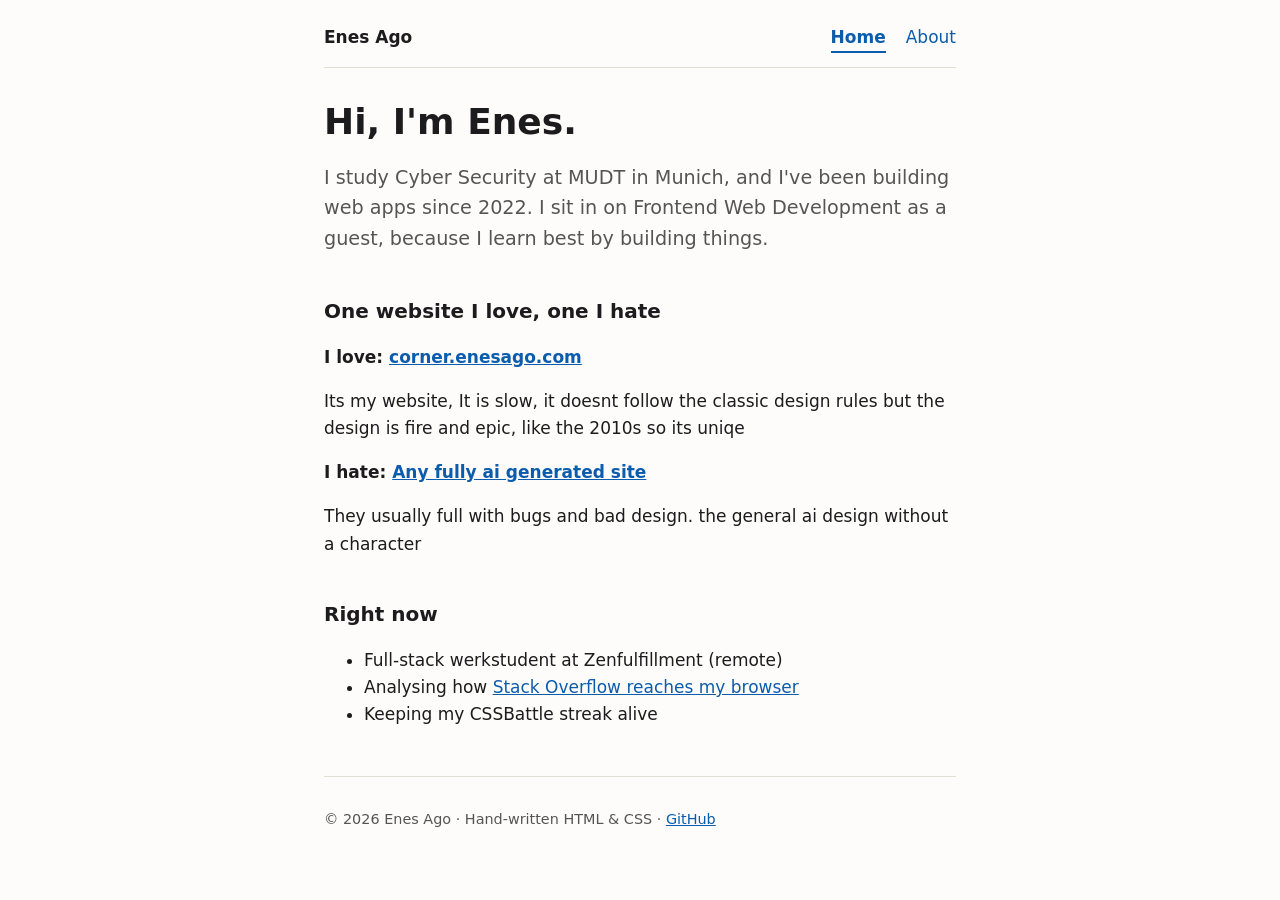
<file: epa1-profile-site/index.html>
<!DOCTYPE html>
<html lang="en">
<head>
    <meta charset="utf-8">
    <meta content="width=device-width, initial-scale=1" name="viewport">
    <title>Enes Ago · Home</title>
    <meta content="Enes Ago, Cyber Security student at MUDT in Munich and full-stack developer since 2022."
          name="description">
    <link href="style.css" rel="stylesheet">
</head>
<body>
<a class="skip-link" href="#main">Skip to content</a>

<header>
    <p class="site-name">Enes Ago</p>
    <nav aria-label="Main">
        <ul>
            <li><a aria-current="page" href="index.html">Home</a></li>
            <li><a href="about.html">About</a></li>
        </ul>
    </nav>
</header>

<main id="main">
    <h1>Hi, I'm Enes.</h1>
    <p class="lead">
        I study Cyber Security at MUDT in Munich, and I've been building web apps since 2022.
        I sit in on Frontend Web Development as a guest, because I learn best by building things.
    </p>

    <section aria-labelledby="love-hate">
        <h2 id="love-hate">One website I love, one I hate</h2>

        <article>
            <h3>I love: <a href="https://corner.enesago.com">corner.enesago.com</a></h3>
            <p>Its my website, It is slow, it doesnt follow the classic design rules but the design is fire and epic, like the 2010s so its uniqe</p>
        </article>

        <article>
            <h3>I hate: <a href="">Any fully ai generated site</a></h3>
            <p>They usually full with bugs and bad design. the general ai design without a character</p>
        </article>
    </section>

    <section aria-labelledby="now">
        <h2 id="now">Right now</h2>
        <ul>
            <li>Full-stack werkstudent at Zenfulfillment (remote)</li>
            <li>Analysing how <a
                    href="https://github.com/EnesAgo/cm501-enes/blob/main/epa1-delivery-report/REPORT.md">Stack
                Overflow reaches my browser</a></li>
            <li>Keeping my CSSBattle streak alive</li>
        </ul>
    </section>
</main>

<footer>
    <p>© 2026 Enes Ago · Hand-written HTML &amp; CSS ·
        <a href="https://github.com/EnesAgo">GitHub</a></p>
</footer>
</body>
</html>
</file>
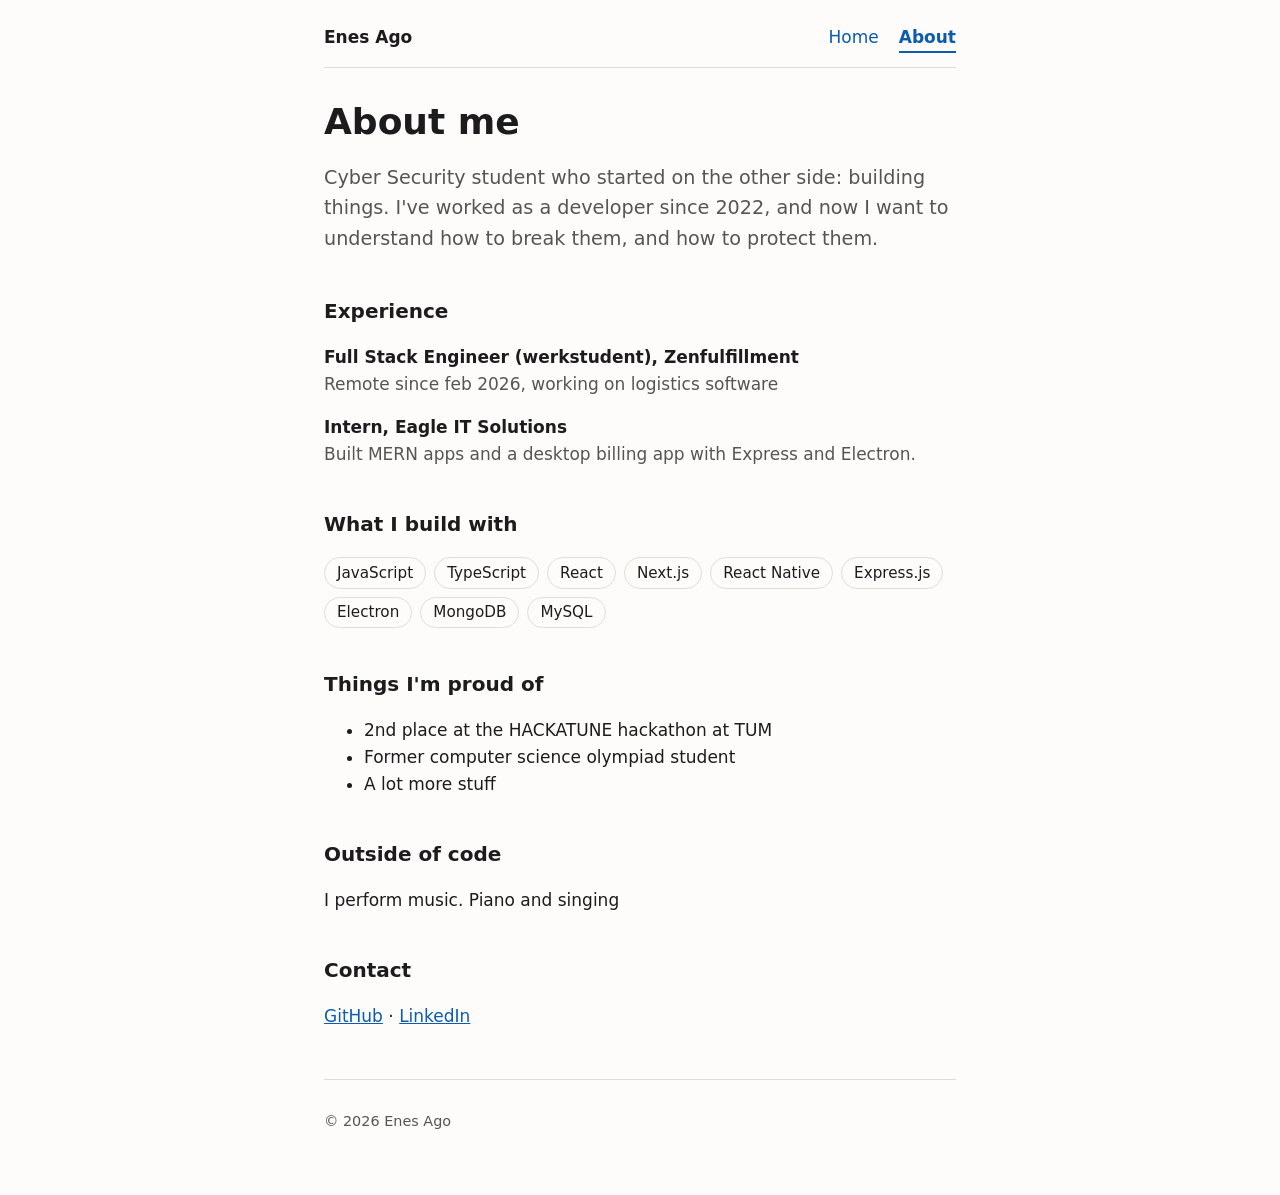
<file: epa1-profile-site/about.html>
<!DOCTYPE html>
<html lang="en">
<head>
    <meta charset="utf-8">
    <meta content="width=device-width, initial-scale=1" name="viewport">
    <title>Enes Ago About</title>
    <meta content="About Enes Ago: experience, tech stack, hackathons and music." name="description">
    <link href="style.css" rel="stylesheet">
</head>
<body>
<a class="skip-link" href="#main">Skip to content</a>

<header>
    <p class="site-name">Enes Ago</p>
    <nav aria-label="Main">
        <ul>
            <li><a href="index.html">Home</a></li>
            <li><a aria-current="page" href="about.html">About</a></li>
        </ul>
    </nav>
</header>

<main id="main">
    <h1>About me</h1>
    <p class="lead">
        Cyber Security student who started on the other side: building things.
        I've worked as a developer since 2022, and now I want to understand how to break them, and how to protect them.
    </p>

    <section aria-labelledby="experience">
        <h2 id="experience">Experience</h2>
        <dl>
            <dt>Full Stack Engineer (werkstudent), Zenfulfillment</dt>
            <dd>Remote since feb 2026, working on logistics software</dd>

            <dt>Intern, Eagle IT Solutions</dt>
            <dd>Built MERN apps and a desktop billing app with Express and Electron.</dd>
        </dl>
    </section>

    <section aria-labelledby="stack">
        <h2 id="stack">What I build with</h2>
        <ul class="tags">
            <li>JavaScript</li>
            <li>TypeScript</li>
            <li>React</li>
            <li>Next.js</li>
            <li>React Native</li>
            <li>Express.js</li>
            <li>Electron</li>
            <li>MongoDB</li>
            <li>MySQL</li>
        </ul>
    </section>

    <section aria-labelledby="wins">
        <h2 id="wins">Things I'm proud of</h2>
        <ul>
            <li>2nd place at the HACKATUNE hackathon at TUM</li>
            <li>Former computer science olympiad student</li>
            <li>A lot more stuff</li>
        </ul>
    </section>

    <section aria-labelledby="music">
        <h2 id="music">Outside of code</h2>
        <p>I perform music. Piano and singing</p>
    </section>

    <section aria-labelledby="contact">
        <h2 id="contact">Contact</h2>
        <p>
            <a href="https://github.com/EnesAgo">GitHub</a> ·
            <a href="https://www.linkedin.com/in/enes-ago-749a0a20a">LinkedIn</a>
        </p>
    </section>
</main>

<footer>
    <p>© 2026 Enes Ago</p>
</footer>
</body>
</html>
</file>
<file: epa1-profile-site/style.css>
/* Small hand-written stylesheet: system fonts, no external requests */
:root {
    --bg: #fdfcfa;
    --text: #1c1c1e;
    --muted: #555;
    --accent: #0b5cad;
    --line: #e2ded6;
}

* {
    box-sizing: border-box;
}

body {
    margin: 0 auto;
    max-width: 42rem;
    padding: 1.5rem 1.25rem 3rem;
    font: 1.0625rem/1.6 system-ui, -apple-system, "Segoe UI", Roboto, sans-serif;
    color: var(--text);
    background: var(--bg);
}

a {
    color: var(--accent);
}

a:focus-visible {
    outline: 3px solid var(--accent);
    outline-offset: 2px;
}

.skip-link {
    position: absolute;
    left: -999px;
}

.skip-link:focus {
    left: 1rem;
    top: 1rem;
    background: var(--text);
    color: var(--bg);
    padding: .5rem .75rem;
}

header {
    display: flex;
    flex-wrap: wrap;
    justify-content: space-between;
    align-items: center;
    gap: 1rem;
    padding-bottom: 1rem;
    border-bottom: 1px solid var(--line);
}

.site-name {
    margin: 0;
    font-weight: 700;
}

nav ul {
    display: flex;
    gap: 1.25rem;
    margin: 0;
    padding: 0;
    list-style: none;
}

nav a {
    text-decoration: none;
    padding: .25rem 0;
}

nav a[aria-current="page"] {
    font-weight: 700;
    border-bottom: 2px solid var(--accent);
}

h1 {
    font-size: 2.25rem;
    line-height: 1.2;
    margin: 2rem 0 .5rem;
}

h2 {
    font-size: 1.25rem;
    margin-top: 2.5rem;
}

h3 {
    font-size: 1.0625rem;
    margin-bottom: .25rem;
}

.lead {
    font-size: 1.2rem;
    color: var(--muted);
}

dt {
    font-weight: 600;
    margin-top: 1rem;
}

dd {
    margin: 0;
    color: var(--muted);
}

.tags {
    display: flex;
    flex-wrap: wrap;
    gap: .5rem;
    padding: 0;
    list-style: none;
}

.tags li {
    border: 1px solid var(--line);
    border-radius: 999px;
    padding: .15rem .75rem;
    font-size: .95rem;
}

footer {
    margin-top: 3rem;
    padding-top: 1rem;
    border-top: 1px solid var(--line);
    color: var(--muted);
    font-size: .9rem;
}
</file>
